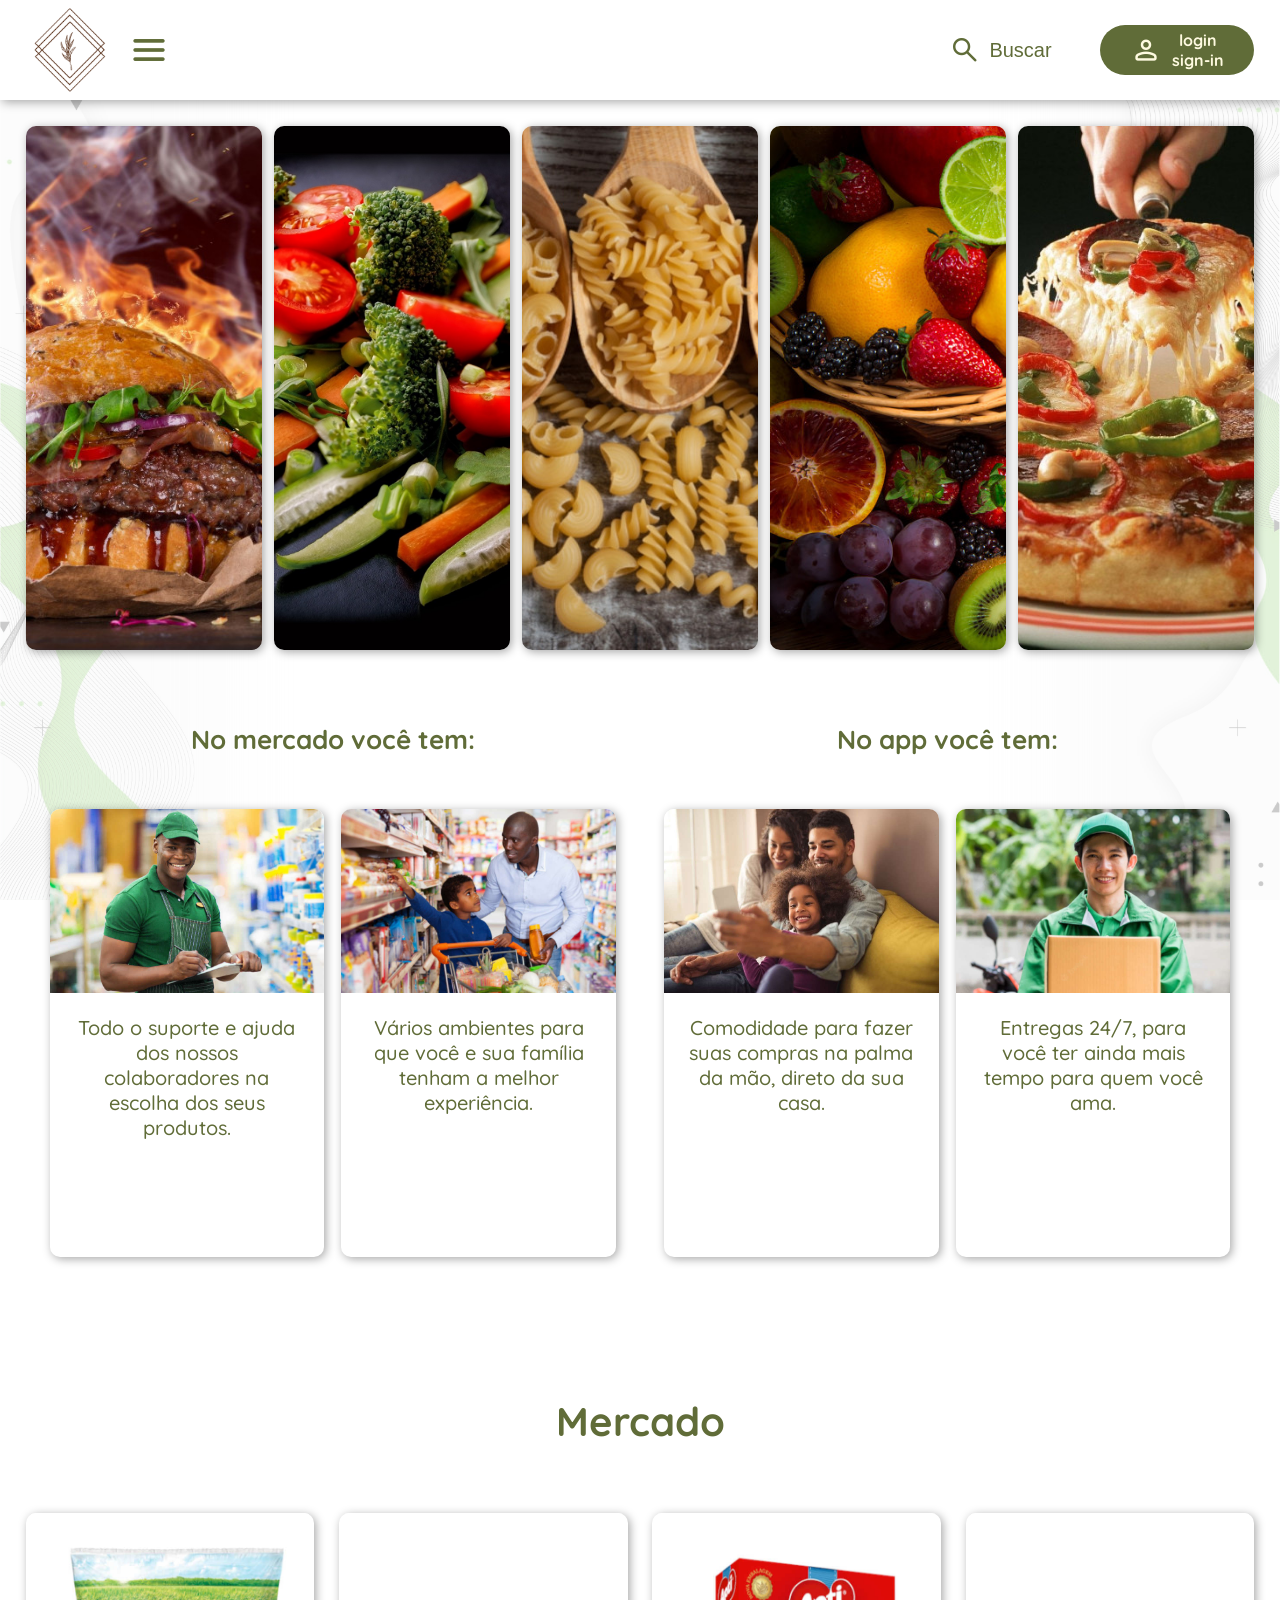
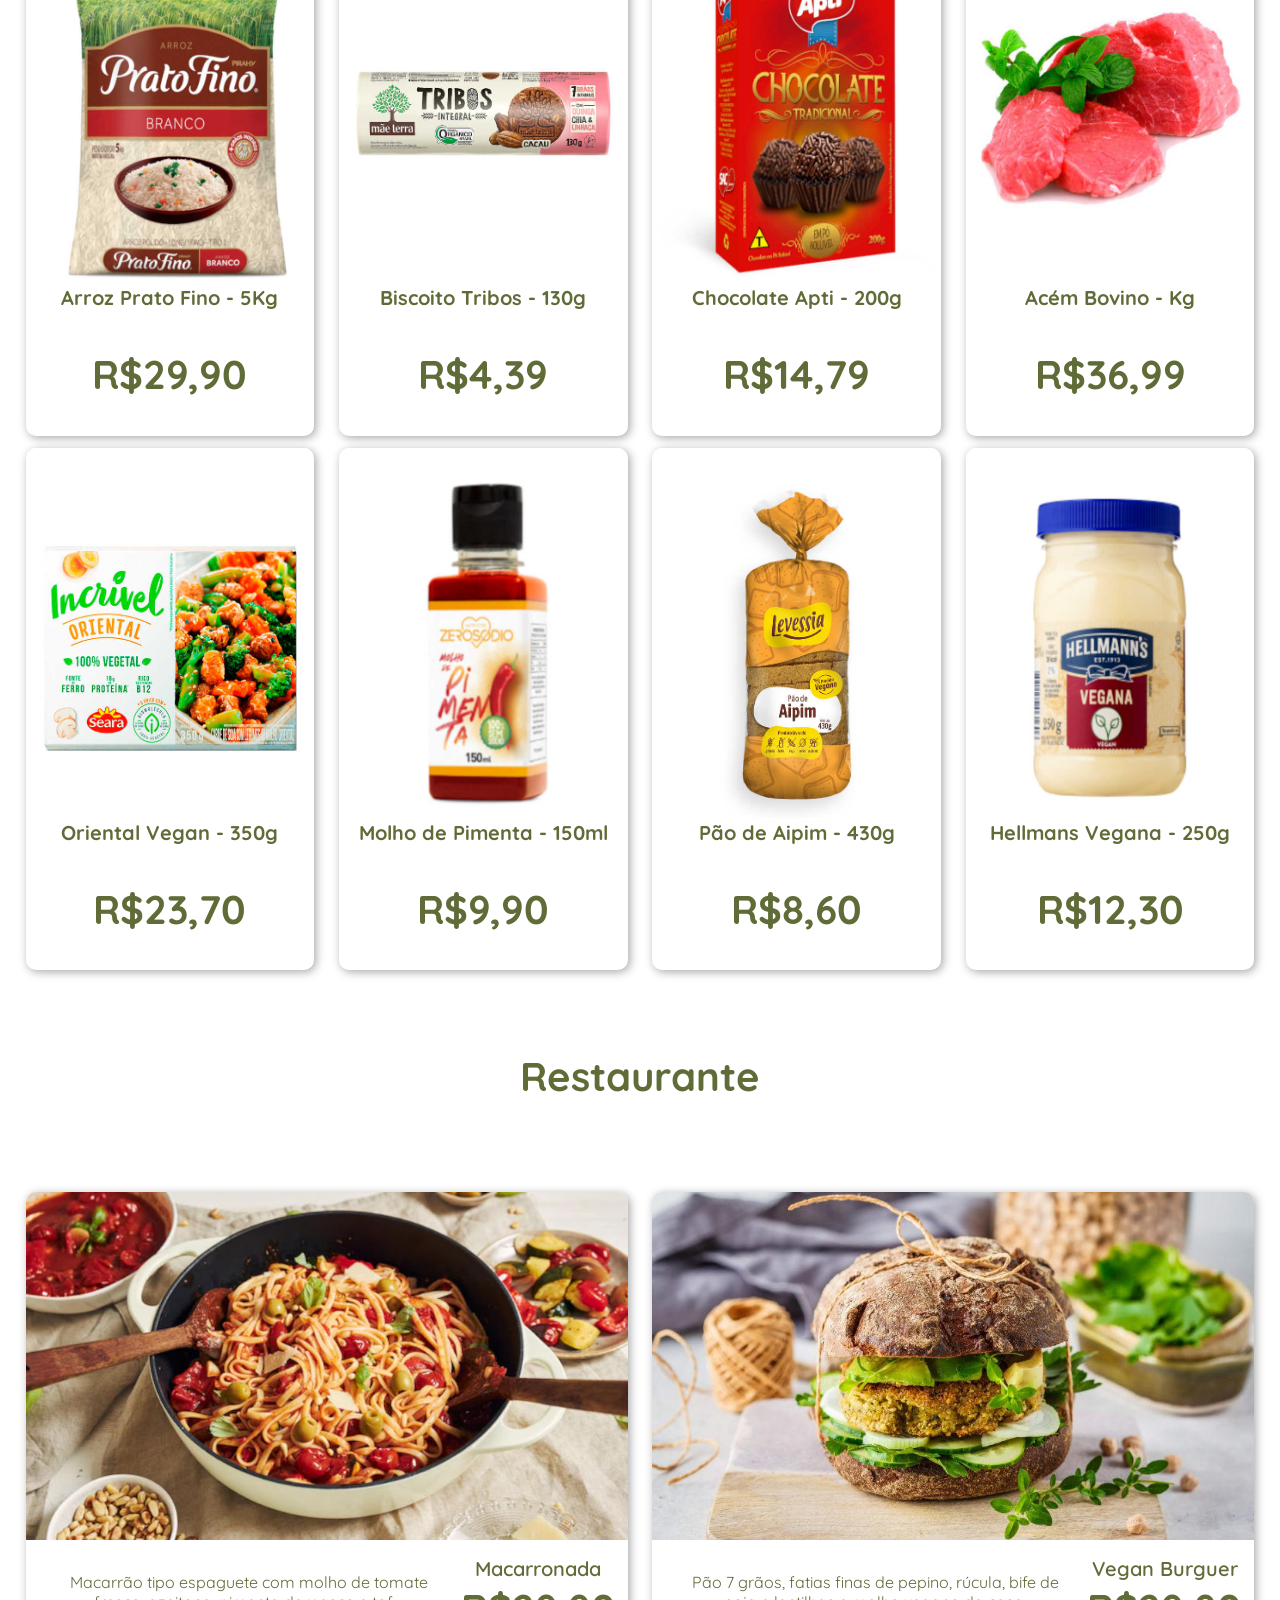
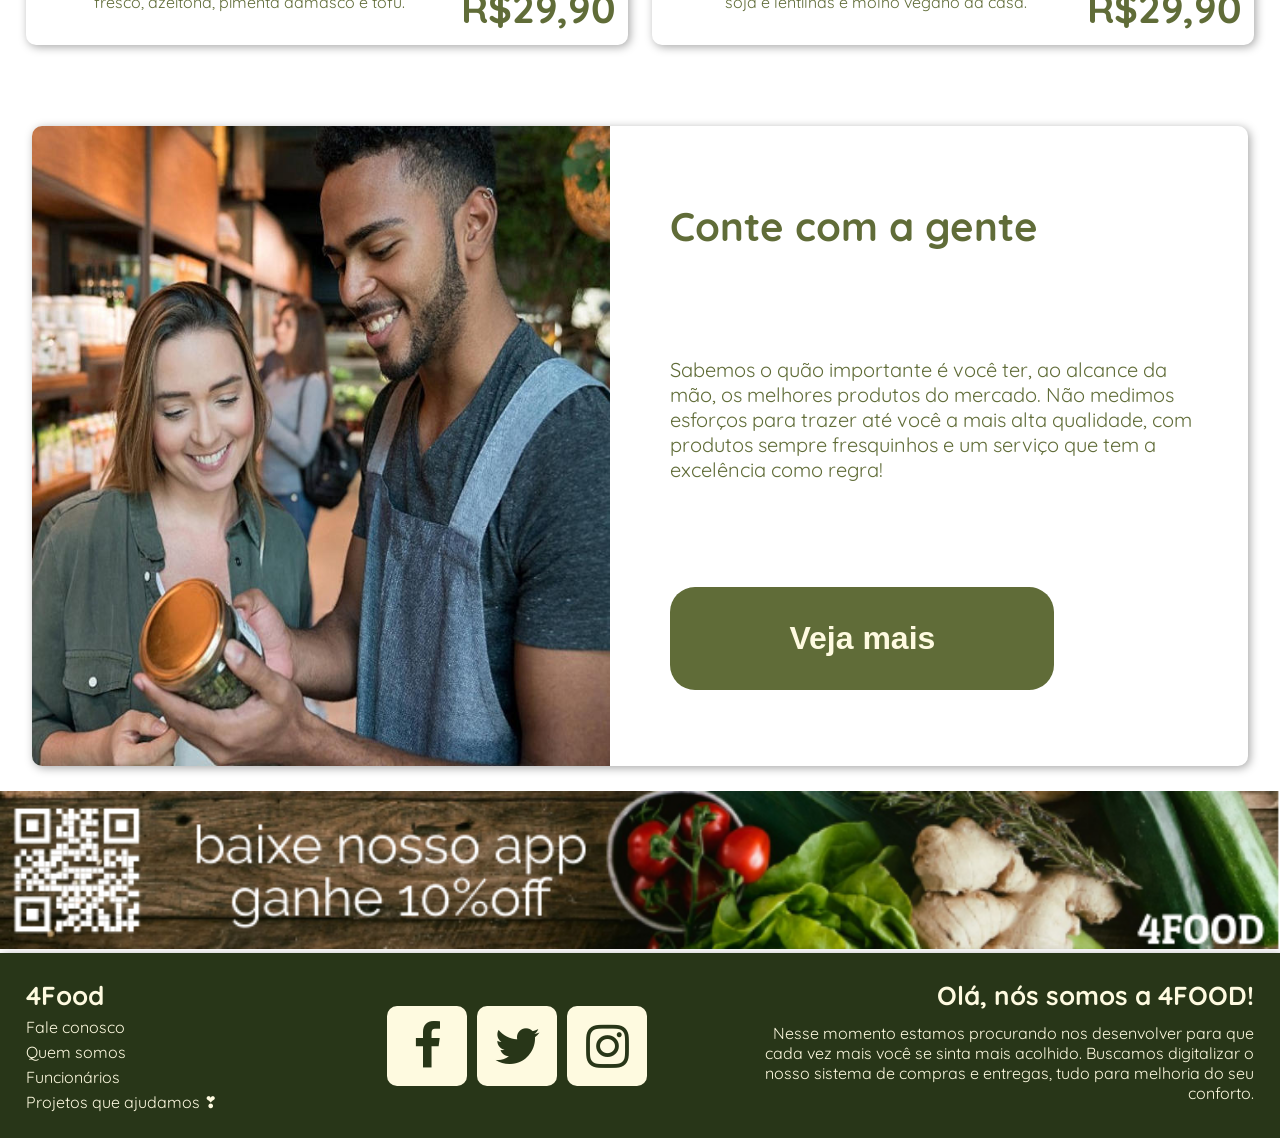
<file: Portfolio/projetos/restaurante/restaurante.html>
<!DOCTYPE html>
<html lang="pt-BR">
<head>
    <meta charset="UTF-8">
    <meta http-equiv="X-UA-Compatible" content="IE=edge">
    <meta name="viewport" content="width=device-width, initial-scale=1.0">

    <link rel="stylesheet" href="restaurante.css">

    <link rel="stylesheet" href="https://fonts.googleapis.com/css2?family=Material+Symbols+Rounded:opsz,wght,FILL,GRAD@20..48,100..700,0..1,-50..200" />
    
    <link rel="stylesheet" href="https://cdnjs.cloudflare.com/ajax/libs/font-awesome/4.7.0/css/font-awesome.min.css">

    <title> 4Food </title>
</head>
<body>
    <header>
        <nav>
            <a href="" id="logo">
                <img src="./img/cabecalho/4food.png" alt="logo do site">
            </a>
            
            <div id="category-container">
                <input type="checkbox" id="category-box">
                <label for="category-box">
                    <span class="material-symbols-rounded">menu</span>
                </label>

                <ul>
                    <li>Opção 1</li>
                    <li>Opção 2</li>
                    <li>Opção 3</li>
                    <li>Opção 4</li>
                    <li>Opção 5</li>
                </ul>
            </div>
        
            <div id="search-container">
                <div id="search-box">
                    <label for="search-icon">
                        <span class="material-symbols-rounded">search</span>
                    </label>
                    <input placeholder="Buscar" type="search" id="search-icon" name="search-icon">
                </div>
            </div>
            
            <div id="login-container">
                <span class="material-symbols-rounded">person_filled</span>

                <div>
                    <p>login</p>
                    <p>sign-in</p>
                </div>
            </div>
        </nav>
    </header>

    <main>
        <section id="background">
            <img src="./img/bg/1.png" alt="">
            <img src="./img/bg/2.png" alt="">
        </section>

        <section id="row-best-products">
            <div class="product">
                <img src="./img/primeira div/fotohamburgur.jpg" id="img1" alt="hamburguer"> 
            </div>
            <div class="product">
                <img src="./img/primeira div/verdura.jpg" id="img2" alt="pizza" > 
            </div>
            <div class="product">
                <img src="./img/primeira div/massas.jpg" id="img3" alt="massa"> 
            </div>
            <div class="product">
                <img src="./img/primeira div/frutas.jpg" id="img4" alt="mamao"> 
            </div>
            <div class="product">
                <img src="./img/primeira div/pizza1.jpg" id="img5" alt="verduras"> 
            </div>
        </section>

        <section id="row-benefits">
            <div class="container">
                <h1>No mercado você tem:</h1>

                <div class="card-box">
                    <div class="card">
                        <div>
                            <img src="./img/section-2/funcionario.jpg" alt="ferrero rocher">
                        </div>
                        
                        <p>Todo o suporte e ajuda dos nossos colaboradores na escolha dos seus produtos.</p>
                    </div>
    
                    <div class="card">
                        <div>
                            <img src="./img/section-2/familia.jpg" alt="ferrero rocher">
                        </div>

                        <p>Vários ambientes para que você e sua família tenham a melhor experiência.</p>
                    </div>
                </div>
            </div>

            <div class="container">
                <h1>No app você tem:</h1>

                <div class="card-box">
                    <div class="card">
                        <div>
                            <img src="./img/section-2/celular.jpg" alt="ferrero rocher">
                        </div>
                        
                        <p>Comodidade para fazer suas compras na palma da mão, direto da sua casa.</p>
                    </div>
    
                    <div class="card">
                        <div>
                            <img src="./img/section-2/entregador.jpg" alt="ferrero rocher">
                        </div>

                        <p>Entregas 24/7, para você ter ainda mais tempo para quem você ama.</p>
                    </div>
                </div>
            </div>
        </section>

        <section id="row-market">
            <h1>Mercado</h1>
            
            <div class="card-box">
                <div class="card">
                    <img src="./img/section-3/arroz.jpg" id="img1" alt="pacote de arroz">

                    <p>Arroz Prato Fino - 5Kg</p>

                    <h1>R$29,90</h1>
                </div>

                <div class="card">
                    <img src="./img/section-3/biscoito.jpg" id="img1" alt="pacote de biscoito amantegado">
                    
                    <p>Biscoito Tribos - 130g</p>

                    <h1>R$4,39</h1>
                </div>

                <div class="card">
                    <img src="./img/section-3/chocolate.jpg" id="img1" alt="barra de chocolate">
                    
                    <p>Chocolate Apti - 200g</p>

                    <h1>R$14,79</h1>
                </div>

                <div class="card">
                    <img src="./img/section-3/carne.jpg" id="img1" alt="peça de carne bovina">
                    
                    <p>Acém Bovino - Kg</p>

                    <h1>R$36,99</h1>
                </div>
            </div>
            <div class="card-box">
                <div class="card">
                    <img src="./img/section-3/carne-oriental.jpg" id="img1" alt="pacote de arroz">

                    <p>Oriental Vegan - 350g</p>

                    <h1>R$23,70</h1>
                </div>

                <div class="card">
                    <img src="./img/section-3/molho.jpg" id="img1" alt="pacote de biscoito amantegado">
                    
                    <p>Molho de Pimenta - 150ml</p>

                    <h1>R$9,90</h1>
                </div>

                <div class="card">
                    <img src="./img/section-3/pao.jpg" id="img1" alt="barra de chocolate">
                    
                    <p>Pão de Aipim - 430g</p>

                    <h1>R$8,60</h1>
                </div>

                <div class="card">
                    <img src="./img/section-3/maionese.jpg" id="img1" alt="peça de carne bovina">
                    
                    <p>Hellmans Vegana - 250g</p>

                    <h1>R$12,30</h1>
                </div>
            </div>
        </section>

        <div id="space-box">
            <br>
            <br>
            <br>
            <br>
            <br>
            <br>
            <br>
            <br>
            <br>
        </div>

        <section id="row-restaurant">
            <h1>Restaurante</h1>

            <div class="card-box">
                <div class="card">
                    <img src="./img/section-4/macarrao.jpg" id="img1" alt="pacote de biscoito amantegado">
                    
                    <div class="card-info">
                        <p>Macarrão tipo espaguete com molho de tomate fresco, azeitona, pimenta damasco e tofu.</p>
                        <div>
                            <p>Macarronada</p>

                            <h1>R$29,90</h1>
                        </div>
                    </div>
                </div> 
    
                <div class="card">
                    <img src="./img/section-4/hamburguer.jpg" id="img1" alt="pacote de biscoito amantegado">
                    
                    <div class="card-info">
                        <p>Pão 7 grãos, fatias finas de pepino, rúcula, bife de soja e lentilhas e molho vegano da casa.</p>
                        <div>
                            <p>Vegan Burguer</p>

                            <h1>R$29,90</h1>
                        </div>
                    </div>
                </div>                   
            </div>
        </section>

        <section id="row-message">
            <div id="image">                    
                <img src="./img/section-5/cliente1.jpg">
            </div>

            <div id="text">
                <h1>Conte com a gente</h1>
                <p>Sabemos o quão importante é você ter, ao alcance da mão, os melhores produtos do mercado. Não medimos esforços para trazer até você a mais alta qualidade, com produtos sempre fresquinhos e um serviço que tem a excelência como regra!</p> 
                <button>Veja mais</button>
            </div>
        </section>

        <section id="row-banner">
            <img src="./img/baixe o app/baixeapp.png" alt="vengetais">
        </section>
    </main>

    <footer>
        <section>
            <nav id="menu-links">
                <h1>4Food</h1>
    
                <a href="">
                    <p>Fale conosco</p>
                </a>
                <a href="">
                    <p>Quem somos</p>
                </a>
                <a href="">
                    <p>Funcionários</p>
                </a>
                <a href="">
                    <p>Projetos que ajudamos ❣</p>
                </a>
            </nav>
    
            <nav id="social-icons">
                <a target="_blank" href="https://www.facebook.com" class="fa fa-facebook"></a>
                <a target="_blank" href="https://www.twitter.com" class="fa fa-twitter"></a>
                <a target="_blank" href="https://www.instagram.com" class="fa fa-instagram"></a>
            </nav>
    
            <div id="institutional-text">
                <h1>Olá, nós somos a 4FOOD!</h1>
                <p>Nesse momento estamos procurando nos desenvolver para que cada vez mais você se sinta mais acolhido. Buscamos digitalizar o nosso sistema de compras e entregas, tudo para melhoria do seu conforto.</p>
            </div>
        </section>
    </footer>
</body>
</html>
</file>
<file: Portfolio/projetos/restaurante/restaurante.css>
@import url('https://fonts.googleapis.com/css2?family=Quicksand:wght@300;400;500;600;700&display=swap');

* {
    margin: 0;
    padding: 0;
    box-sizing: border-box;
    border: none transparent;
    outline: none;
    text-decoration: none;
    list-style: none;
}

:root {
    --cor-1: #606C38;
    --cor-2: #283618;
    --cor-3: #FEFAE0;

    --sombra-1: 2px 2px 10px rgba(0, 0, 0, 0.350);

    --texto-0: 40px;
    --texto-1: 32px;
    --texto-2: 26px;
    --texto-3: 20px;
    --texto-4: 16px;
            
    --cantos-botoes: 25px;
    --cantos-cards: 10px;

    --tempo-transicao: 0.5s;

    --espaco-1: 2%;
    --espaco-2: 1%;
}

body {
    font-family: 'Quicksand', sans-serif;
}

main #background {
    position: fixed;
    display: flex;
    justify-content: space-between;
    width: 100vw;
    height: 100vh;
    margin-top: -100px;
    height: fit-content;
    z-index: 1;
    opacity: 0.25;
}

main #background img {
    width: 30%;
    max-width: max-content;
    height: 100vh;
}

/*----------------------------------------------------------
------------------------------------------------------------
----------------------------------------------------------*/

/*CABEÇALHO - INÍCIO*/
header {
    position: fixed;
    z-index: 10;

    width: 100%;
    padding: 0 var(--espaco-1);
    top: 0;

    background-color: white;

    box-shadow: var(--sombra-1);
}

header nav {
    width: 100%;
    height: 100px;

    display: flex;
    align-items: center;
    justify-content: space-between;
}

header nav #logo img {
    display: block;
    height: 90px;
}

header nav #category-container {
    display: flex;
    text-align: center;
    align-items: center;
    justify-content: center;

    width: 40px;
    height: 60px;
    margin: 0 10px;
    padding: var(--espaco-1);
}

header nav #category-container span {
    display: flex;
    text-align: center;
    align-items: center;
    justify-content: center;
    
    height: 100%;

    font-size: var(--texto-0);
    font-weight: 600;

    color: var(--cor-1);
}

header nav #category-container #category-box {
    display: none;
}

header nav #category-container ul {
    display: block;

    opacity: 0;

    position: fixed;
    text-align: left;

    width: 100vw;
    height: 100vh;
    top: 100px;
    left: -100vw;
    padding: 0 80px;

    background-color: var(--cor-2);

    transition: all 0.3s;
}

header nav #category-container ul li {
    display: block;
    margin: 25px;

    font-size: var(--texto-2);

    color: var(--cor-3);
}

header nav #category-container #category-box:checked ~ ul {
    left: 0vw;

    opacity: 1;
}

header nav #search-container {
    display: flex;
    text-align: center;
    align-items: center;
    justify-content: right;

    width: 100%;
    height: 60px;
    margin: 0 10px;
}

header nav #search-container #search-box {
    display: flex;
    text-align: center;
    align-items: center;
    justify-content: center;

    width: 170px;
    height: 50px;
    padding: 5px 15px;

    border-radius: var(--cantos-botoes);

    transition: all var(--tempo-transicao);
}

header nav #search-container #search-box:hover {
    background-color: var(--cor-3);
}

header nav #search-container #search-box:focus-within {
    background-color: var(--cor-3);

    width: 100%;
}

header nav #search-container #search-box span {
    display: flex;
    text-align: center;
    align-items: center;
    justify-content: center;
    
    height: 100%;
    margin-left: 10px;

    font-size: var(--texto-1);

    color: var(--cor-1);
}

header nav #search-container #search-box input {
    width: 90px;
    height: 40px;
    padding-left: 8px;

    background-color: transparent;
    color: var(--cor-1);

    font-size: var(--texto-3);

    transition: all var(--tempo-transicao);
}

header nav #search-container #search-box input:focus {
    outline: none;

    width: 100%;
}

header nav #search-container #search-box input::placeholder {
    color: var(--cor-1);
}

header nav #login-container {
    display: flex;
    text-align: center;
    align-items: center;
    justify-content: center;

    width: 100%;
    height: 50px;
    max-width: max-content;
    padding: 5px 30px;

    border-radius: var(--cantos-botoes);
    
    background-color: var(--cor-1);
    color: var(--cor-3);

    transition: all var(--tempo-transicao);
}

header nav #login-container:hover {
    background-color: var(--cor-2);
}

header nav #login-container span {
    font-size: var(--texto-1);
}

header nav #login-container p {
    font-size: var(--texto-4);
    font-weight: bold;

    width: 100%;
    margin: 0 5px;
}
/*CABEÇALHO - FIM*/

/*----------------------------------------------------------
------------------------------------------------------------
----------------------------------------------------------*/

main {
    display: grid;
    justify-content: center;
    width: 100%;
    margin-top: 100px;
}

/*----------------------------------------------------------
------------------------------------------------------------
----------------------------------------------------------*/

/*SECTION 1 - CARDS COM OS MELHORES PRODUTOS*/
main #row-best-products {
    display: grid;
    grid-template-columns: 1fr 1fr 1fr 1fr 1fr;
    column-gap: 1%;
    text-align: center;
    align-items: center;
    justify-content: center;

    width: 100%;
    height: 45vw;
    padding: var(--espaco-1);

    z-index: 2;
}

main #row-best-products .product {
    overflow: hidden;

    width: 100%;
    height: 100%;

    transition: all var(--tempo-transicao);

    border-radius: var(--cantos-cards);

    box-shadow: var(--sombra-1);
}

main #row-best-products .product:hover {
    transform: scale(1.05);
}

main #row-best-products .product img {
    height: 100%;

    transition: all 0.5s;
}

main #row-best-products .product img:hover {
    transform: scale(1.1);
}

/*----------------------------------------------------------
------------------------------------------------------------
----------------------------------------------------------*/

/*SECTION 2 - 2 CAIXAS COM 4 OPÇÕES DE CARDS EM CADA*/
main #row-benefits {
    display: grid;
    grid-template-columns: 1fr 1fr;

    width: 100%;
    height: 50vw;
    padding: var(--espaco-1);

    z-index: 2;
}

main #row-benefits .container {
    display: grid;
    align-items: center;
    text-align: center;
    justify-content: center;

    width: 100%;
    height: 100%;
    padding: var(--espaco-1);
}


main #row-benefits .container h1 {
    font-size: var(--texto-2);

    margin-bottom: 4%;

    color: var(--cor-1);
}

main #row-benefits .container .card-box {
    display: grid;
    grid-template-columns: 1fr 1fr;
    column-gap: 3%;
    text-align: center;
    align-items: center;
    justify-content: center;

    width: 100%;
    height: 100%;
    padding: var(--espaco-1);
}

main #row-benefits .container .card-box .card {
    display: block;
    text-align: center;
    align-items: center;
    justify-content: center;

    width: 100%;
    height: 35vw;

    box-shadow: var(--sombra-1);

    border-radius: var(--cantos-cards);

    overflow: hidden;

    background-color: white;
}

main #row-benefits .container .card-box .card img {
    display: grid;
    text-align: center;
    align-items: center;
    justify-content: center;

    width: 100%;
    height: 100%;
}

main #row-benefits .container .card-box .card p {
    padding: 8%;

    font-size: var(--texto-3);
    font-weight: 500;

    color: var(--cor-1);
}

/*----------------------------------------------------------
------------------------------------------------------------
----------------------------------------------------------*/

/*SECTION 3 - MERCADO*/
main #row-market {
    display: grid;
    row-gap: 1%;
    text-align: center;
    align-items: center;
    justify-content: center;

    width: 100%;
    height: 100vw;
    padding: var(--espaco-1);

    z-index: 2;
}

main #row-market h1 {
    font-size: var(--texto-0);

    color: var(--cor-1);
}

main #row-market .card-box {
    display: grid;
    grid-template-columns: 1fr 1fr 1fr 1fr;
    column-gap: 2%;

    height: 100%;
}

main #row-market .card-box .card {
    display: grid;
    text-align: center;

    justify-content: center;

    box-shadow: var(--sombra-1);

    border-radius: var(--cantos-cards);

    overflow: hidden;

    height: 100%;
    padding: 0 2%;

    background-color: white;
}

main #row-market .card-box .card p {
    font-size: var(--texto-3);
    font-weight: bold;
    text-align: center;

    margin-top: -10%;

    color: var(--cor-1);
}

main #row-market .card-box .card h1 {
    font-size: var(--texto-0);
    text-align: center;
}

main #row-market .card-box .card img {
    width: 100%;
    height: 100%;
}

/*----------------------------------------------------------
------------------------------------------------------------
----------------------------------------------------------*/

main #space-box {
    display: none;
    z-index: 2;
}

/*----------------------------------------------------------
------------------------------------------------------------
----------------------------------------------------------*/

/*SECTION 4 - RESTAURANTE*/
main #row-restaurant {
    display: grid;
    row-gap: 5%;
    text-align: center;
    align-items: center;
    justify-content: center;

    width: 100%;
    height: 55vw;
    padding: 2%;

    z-index: 2;
}

main #row-restaurant h1 {
    font-size: var(--texto-0);

    color: var(--cor-1);
}

main #row-restaurant .card-box {
    display: grid;
    grid-template-columns: 1fr 1fr;
    column-gap: 2%;
}

main #row-restaurant .card-box .card {
    display: grid;
    text-align: right;
    align-items: center;
    justify-content: center;

    box-shadow: var(--sombra-1);

    border-radius: var(--cantos-cards);

    overflow: hidden;

    background-color: white;
}

main #row-restaurant .card-box .card img {
    width: 100%;
    height: 100%;
}

main #row-restaurant .card-box .card .card-info {
    display: flex;
    justify-content: space-around;
    align-items: center;

    padding: 2%;
}

main #row-restaurant .card-box .card .card-info p {
    font-size: var(--texto-4);
    text-align: center;

    padding: 2% 4%;

    color: var(--cor-1);
}

main #row-restaurant .card-box .card .card-info div p {
    font-size: var(--texto-3);
    font-weight: 600;
    margin-top: 2%;
    padding: 1%;
}

main #row-restaurant .card-box .card h1 {
    font-size: var(--texto-0);
}

/*----------------------------------------------------------
------------------------------------------------------------
----------------------------------------------------------*/

/*SECTION 5 - VANTAGENS*/
main #row-message {
    display: grid;
    grid-template-columns: 1fr 1fr;
    column-gap: 5%;

    width: 95%;
    height: 50vw;
    margin: 2% auto;

    border-radius: var(--cantos-cards);

    box-shadow: var(--sombra-1);

    overflow: hidden;

    background-color: white;

    z-index: 2;
}

main #row-message #image {
    height: 100%;
}

main #row-message #image img {
    width: 100%;
    height: 100%;
}

main #row-message #text {
    display: grid;
    align-items: center;

    padding-top: 4%;
    padding-bottom: 4%;
    padding-right: 8%;
}

main #row-message #text h1 {
    font-size: var(--texto-0);

    color: var(--cor-1);
}

main #row-message #text p {
    font-size: var(--texto-3);

    color: var(--cor-1);
}

main #row-message #text button {
    font-size: var(--texto-1);
    font-weight: bold;

    width: 30vw;
    height: 8vw;
    padding: 0 10%;

    border-radius: var(--cantos-botoes);

    background-color: var(--cor-1);
    color: var(--cor-3);

    transition: all var(--tempo-transicao);
}

main #row-message #text button:hover {
    background-color: var(--cor-2);
}

/* começo baixe o app */

main #row-banner {
    width: 100%;

    overflow: hidden;

    z-index: 2;
}

main #row-banner img {
    width: 100%;
}
/* fim baixe o app */

/*----------------------------------------------------------
------------------------------------------------------------
----------------------------------------------------------*/

/* rodape */
footer {
    position: relative;

    display: flex;
    justify-content: center;

    box-shadow: var(--sombra-1);

    background-color: var(--cor-2);

    z-index: 2;
}

footer section {
    display: grid;
    grid-template-columns: 1fr 2fr 2fr;

    padding: 2%;

    background-color: transparent;
}

footer section #menu-links {
    display: grid;
    row-gap: 5px;
    text-align: left;
}

footer section #menu-links h1 {
    color: var(--cor-3);

    font-size: var(--texto-2);
}

footer section #menu-links a {
    color: var(--cor-3);

    font-size: var(--texto-4);
}

footer section #social-icons {
    display: flex;
    text-align: center;
    align-items: center;
    justify-content: center;
}

footer section #social-icons a {
    display: grid;
    text-align: center;
    align-items: center;
    justify-content: center;

    width: 80px;
    height: 80px;
    margin: 0 5px;

    font-size: 50px;
    
    background-color: var(--cor-3);
    color: var(--cor-2);

    border-radius: var(--cantos-cards);
}

footer section #institutional-text {
    display: grid;
    row-gap: 2%;
    
    text-align: right;

    color: var(--cor-3);
}

footer section #institutional-text h1 {
    color: var(--cor-3);

    font-size: var(--texto-2);
}

footer section #institutional-text p {
    font-size: var(--texto-4);
}

/*----------------------------------------------------------
------------------------------------------------------------
----------------------------------------------------------*/

@media (min-width:1366px) {
    header {
        padding: 0;        
        display: flex;
        justify-content: center;
    }

    header nav {
        width: 1366px;        
        padding: 0 15px;
    }

    /*----------------------------------------------------------
    ----------------------------------------------------------*/
    
    /*SECTION 1 - CARDS COM OS MELHORES PRODUTOS*/
    main #row-best-products {
        width: 1366px;
        height: 614px;
        padding: 25px;
    }
    
    /*----------------------------------------------------------
    ----------------------------------------------------------*/

    /*SECTION 2 - 2 CAIXAS COM 4 OPÇÕES DE CARDS EM CADA*/
    main #row-benefits {   
        width: 1366px;
        height: 546px;
        padding: 25px;
    }
    
    main #row-benefits .container {
        padding: 25px;
    }    
    
    main #row-benefits .container h1 {
        margin-bottom: 20px;
    }
    
    main #row-benefits .container .card-box {
        column-gap: 15px;
    
        padding: 10px;
    }
    
    main #row-benefits .container .card-box .card {
        height: 410px;
    }
    
    main #row-benefits .container .card-box .card p {
        padding: 20px;
    
        font-size: 25px;
    }
    
    /*----------------------------------------------------------
    ----------------------------------------------------------*/
    
    /*SECTION 3 - MERCADO*/
    main #row-market {    
        width: 1366px;
        height: 1161px;
        padding: 25px;
    }
    
    main #row-market h1 {  
        padding-left: 30px;
    }
    
    main #row-market .card-box {
        height: 410px;
    }
    
    main #row-market .card-box .card p {
        margin-top: -25px;
    }
    
    main #row-market .card-box .card h1 { 
        margin-top: -25px;
        padding-left: 0;
    }
    
    main #row-market .card-box .card img {
        width: 100%;
        height: 80%;
    }
    
    /*----------------------------------------------------------
    ----------------------------------------------------------*/
    
    /*SECTION 4 - RESTAURANTE*/
    main #row-restaurant {
        row-gap: 15px;
        width: 1366px;
        height: 615px;
        padding: 25px;
    }

    main #row-restaurant .card-box {
        column-gap: 25px;
    }
    
    main #row-restaurant .card-box .card .card-info {    
        padding: 15px;
    }
    
    main #row-restaurant .card-box .card .card-info div p {
        margin-top: 0;
    }
   
    /*----------------------------------------------------------
    ----------------------------------------------------------*/
    
    /*SECTION 5 - VANTAGENS*/
    main #row-message {
        column-gap: 50px;
    
        width: 1298px;
        height: 683px;
        margin: 30px auto;
    }
       
    main #row-message #text button {
        font-size: var(--texto-1);
        font-weight: bold;
    
        width: 560px;
        height: 110px;
        padding: 0 50px;
    }
    
    /*----------------------------------------------------------
    ----------------------------------------------------------*/

    main #row-banner {
        width: 100%;
    
        border-radius: var(--cantos-cards);
    
        overflow: hidden;
    }

    /*----------------------------------------------------------
    ----------------------------------------------------------*/
    
    /* rodape */
    footer section{  
        width: 1366px; 
        padding: 25px;
    }
    
    footer section #institutional-text {
        row-gap: 5px;
    }
}

@media (min-width:640px) and (max-width:839px) {
    /*CABEÇALHO - INÍCIO*/
    header nav {
        height: 75px;
    }

    header nav #logo img {
        height: 65px;
    }

    header nav #category-container {
        width: 35px;
    }

    header nav #category-container span {       
        font-size: var(--texto-0);
    }

    header nav #category-container ul {
        top: 75px;
    }

    header nav #login-container {
        padding: 5px 15px;
    }

    header nav #login-container span {
        font-size: var(--texto-1);
    }

    header nav #login-container p {
        display: none;
    }

    /*----------------------------------------------------------
    ----------------------------------------------------------*/

    main #row-benefits .container h1 {
        font-size: var(--texto-3);
    }

    main #row-benefits .container .card-box .card p {
        padding: 5%;
        font-size: var(--texto-4);
    }

    /*----------------------------------------------------------
    ----------------------------------------------------------*/

    /*SECTION 3 - MERCADO*/
    main #row-market h1 {
        font-size: var(--texto-0);
    }

    main #row-market .card-box .card p {
        font-size: var(--texto-4);

        margin-top: -10%;
    }

    main #row-market .card-box .card h1 {
        font-size: var(--texto-1);
    }

    /*----------------------------------------------------------
    ----------------------------------------------------------*/

    /*SECTION 4 - RESTAURANTE*/
    main #row-restaurant {
        height: 60vw;
    }

    main #row-restaurant h1 {
        font-size: var(--texto-0);
    }

    main #row-restaurant .card-box .card .card-info p {
        font-size: 14px;

        padding: 2%;
    }

    main #row-restaurant .card-box .card .card-info div p {
        font-size: var(--texto-4);
    }

    main #row-restaurant .card-box .card h1 {
        font-size: var(--texto-1);
    }

    /*----------------------------------------------------------
    ----------------------------------------------------------*/

    /*SECTION 5 - VANTAGENS*/
    main #row-message #text {
        padding-top: 2%;
        padding-bottom: 2%;
        padding-right: 4%;
    }

    main #row-message #text h1 {
        font-size: var(--texto-1);
    }

    main #row-message #text p {
        font-size: 15px;
    }

    main #row-message #text button {
        font-size: var(--texto-2);
    }

    /*----------------------------------------------------------
    ----------------------------------------------------------*/

    /* rodape */
    footer section {
        display: flex;
        flex-wrap: wrap;
        text-align: center;
        align-items: center;
        justify-content: space-between;

        padding: 3%;
    }

    footer section #institutional-text {
        text-align: center;
        align-items: center;
        margin-top: 5%;
        padding-top: 2%;
        border-top: solid var(--cor-3);
    }
}

@media (min-width:430px) and (max-width:639px) {
    /*CABEÇALHO - INÍCIO*/
    header {
        width: 100%;
        padding: 0 5px;
        top: 0;
    }
    
    header nav {
        width: 100%;
        height: 75px;
        align-items: center;
        justify-content: space-between;
    }
    
    header nav #logo img {
        height: 65px;
    }
    
    header nav #category-container {
        width: fit-content;
        margin: 0;
        padding: 0;
    }
    
    header nav #category-container span {  
        font-size: var(--texto-1);
    }
    
    header nav #category-container ul {
        top: 75px;
    }

    header nav #search-container {    
        transition: all 0s;  
    }

    header nav #search-container:focus-within {
        background-color: white;
        height: 100%;
        margin: 0;
        position: absolute;
    }
    
    header nav #search-container #search-box {    
        width: fit-content;
        padding: 0;  
        transition: all 0s;  
    }
    
    header nav #search-container #search-box span {            
        margin-left: 0;
    }
    
    header nav #search-container #search-box input {   
        transition: all 0s;
    }
    
    header nav #login-container {
        padding: 5px 15px;    
        transition: all 0s;
    }

    header nav #login-container p {
        display: none;
    }
        
    /*----------------------------------------------------------
    ----------------------------------------------------------*/

    main {
        margin-top: 75px;
    }

    /*----------------------------------------------------------
    ----------------------------------------------------------*/

    /*SECTION 1 - CARDS COM OS MELHORES PRODUTOS*/
    main #row-best-products {
        display: flex;
        flex-wrap: wrap;
        column-gap: 3%;
        width: 100%;
        height: fit-content;
    }

    main #row-best-products .product {
        overflow: hidden;
        margin: 1% 0;
        width: 14vh;
        height: 24vh;
    }

    main #row-best-products .product img {
        width: 100%;
        height: 100%;
    }

    /*----------------------------------------------------------
    ----------------------------------------------------------*/

    /*SECTION 2 - 2 CAIXAS COM 4 OPÇÕES DE CARDS EM CADA*/
    main #row-benefits {
        display: flex;
        flex-wrap: wrap;
        height: fit-content;
        padding: 0 1%;
    }

    main #row-benefits .container h1 {
        font-size: var(--texto-3);
    }

    main #row-benefits .container .card-box {        
        padding: 0;
    }

    main #row-benefits .container .card-box .card {
        width: 100%;
        height: 100%;
        overflow: hidden;
    }

    main #row-benefits .container .card-box .card p {
        font-size: var(--texto-4);
        font-weight: 500;
    }

    /*----------------------------------------------------------
    ----------------------------------------------------------*/

    /*SECTION 3 - MERCADO*/
    main #row-market {
        display: grid;
        row-gap: 2%;
        text-align: center;
        align-items: center;
        justify-content: center;

        width: 100%;
        height: 110%;
    }

    main #row-market h1 {
        font-size: var(--texto-0);

        margin-bottom: -30px;
    }

    main #row-market .card-box {
        display: grid;
        grid-template-columns: 1fr 1fr;
        column-gap: 2%;
        row-gap: 2%;
    }

    main #row-market .card-box .card {
        display: grid;
        text-align: center;

        justify-content: center;

        box-shadow: var(--sombra-1);

        border-radius: var(--cantos-cards);

        overflow: hidden;

        height: 100%;
        padding: 0 2%;
        padding-bottom: 5%;
    }

    main #row-market .card-box .card h1 {
        margin-bottom: 0;
    }

    main #row-market .card-box .card img {
        width: 90%;
        height: 100%;
    }

    /*----------------------------------------------------------
    ------------------------------------------------------------
    ----------------------------------------------------------*/

    main #space-box {
        display: block;
    }

    /*----------------------------------------------------------
    ------------------------------------------------------------
    ----------------------------------------------------------*/

    /*SECTION 4 - RESTAURANTE*/
    main #row-restaurant {
        display: inline-block;
        height: 100%;
    }

    main #row-restaurant .card-box {
        display: grid;
        grid-template-columns: 1fr;
        row-gap: 2%;
    }

    main #row-restaurant .card-box .card {
        display: grid;
    }

    main #row-restaurant .card-box .card .card-info {
        display: flex;
        padding-bottom: 5%;
        padding-right: 5%;
    }

    /*----------------------------------------------------------
    ----------------------------------------------------------*/

    /*SECTION 5 - VANTAGENS*/
    main #row-message #text {
        padding-top: 2%;
        padding-bottom: 2%;
        padding-right: 4%;
    }

    main #row-message #text h1 {
        font-size: var(--texto-3);
    }

    main #row-message #text p {
        font-size: 12px;
    }

    main #row-message #text button {
        font-size: var(--texto-3);
    }

    /*----------------------------------------------------------
    ----------------------------------------------------------*/

    /* rodape */
    footer section {
        display: flex;
        flex-wrap: wrap;
        text-align: center;
        align-items: center;
        justify-content: space-between;

        padding: 5%;
    }

    footer section #social-icons {
        width: fit-content;
        display: grid;
        row-gap: 5%;
    }

    footer section #social-icons a {
        width: 45px;
        height: 45px;
        font-size: var(--texto-2);
    }

    footer section #institutional-text {
        text-align: center;
        align-items: center;
        margin-top: 10%;
        padding-top: 2%;
        border-top: solid var(--cor-3);
    }
}

@media (min-width:0px) and (max-width:429px) {
    /*CABEÇALHO - INÍCIO*/
    header {
        padding: 0 5px;
    }
    
    header nav {
        height: 75px;
        justify-content: space-between;
    }
    
    header nav #logo img {
        height: 65px;
    }
    
    header nav #category-container {
        width: fit-content;
        margin: 0;
        padding: 0;
    }
    
    header nav #category-container span {  
        font-size: var(--texto-1);
    }
    
    header nav #category-container ul {
        top: 75px;
    }

    header nav #search-container:focus-within {
        background-color: white;
        height: 100%;
        margin: 0;
        padding: 0 5%;
        position: absolute;
    }
    
    header nav #search-container #search-box {    
        width: fit-content;
        padding: 0;  
        transition: all 0s;  
    }
    
    header nav #search-container #search-box span {            
        margin-left: 0;
    }
    
    header nav #search-container #search-box input {   
        transition: all 0s;
    }
    
    header nav #login-container {
        padding: 5px 15px;    
        transition: all 0s;
    }

    header nav #login-container p {
        display: none;
    }
        
    /*----------------------------------------------------------
    ----------------------------------------------------------*/

    main {
        margin-top: 75px;
    }

    /*----------------------------------------------------------
    ----------------------------------------------------------*/

    /*SECTION 1 - CARDS COM OS MELHORES PRODUTOS*/
    main #row-best-products {
        display: flex;
        flex-wrap: wrap;
        column-gap: 3%;
        width: 100%;
        height: fit-content;
    }

    main #row-best-products .product {
        overflow: hidden;
        margin: 1% 0;
        width: 14vh;
        height: 24vh;
    }

    main #row-best-products .product img {
        width: 100%;
        height: 100%;
    }

    /*----------------------------------------------------------
    ----------------------------------------------------------*/

    /*SECTION 2 - 2 CAIXAS COM 4 OPÇÕES DE CARDS EM CADA*/
    main #row-benefits {
        display: flex;
        flex-wrap: wrap;
        height: fit-content;
        padding: 0 1%;
    }

    main #row-benefits .container h1 {
        font-size: var(--texto-3);
    }

    main #row-benefits .container .card-box {        
        padding: 0;
    }

    main #row-benefits .container .card-box .card {
        width: 100%;
        height: 100%;
        overflow: hidden;
    }

    main #row-benefits .container .card-box .card p {
        font-size: var(--texto-4);
        font-weight: 500;
    }

    /*----------------------------------------------------------
    ----------------------------------------------------------*/

    /*SECTION 3 - MERCADO*/
    main #row-market {
        display: grid;
        row-gap: 2%;
        text-align: center;
        align-items: center;
        justify-content: center;

        width: 100%;
        height: 110%;
    }

    main #row-market h1 {
        font-size: var(--texto-0);

        margin-bottom: -20px;
    }

    main #row-market .card-box {
        display: grid;
        grid-template-columns: 1fr 1fr;
        column-gap: 2%;
        row-gap: 2%;
    }

    main #row-market .card-box .card {
        display: grid;
        text-align: center;

        justify-content: center;

        box-shadow: var(--sombra-1);

        border-radius: var(--cantos-cards);

        overflow: hidden;

        height: 100%;
        padding: 0 2%;
        padding-bottom: 5%;
    }

    main #row-market .card-box .card h1 {
        margin-bottom: 0;
        font-size: 34px;
    }

    main #row-market .card-box .card img {
        width: 90%;
        height: 100%;
    }
    
    /*----------------------------------------------------------
    ----------------------------------------------------------*/

    main #space-box {
        display: block;
    }

    /*----------------------------------------------------------
    ----------------------------------------------------------*/

    /*SECTION 4 - RESTAURANTE*/
    main #row-restaurant {
        display: inline-block;
        height: 100%;
    }

    main #row-restaurant .card-box {
        display: grid;
        grid-template-columns: 1fr;
        row-gap: 2%;
    }

    main #row-restaurant .card-box .card {
        display: grid;
    }

    main #row-restaurant .card-box .card .card-info {
        display: grid;
        text-align: center;
        padding-bottom: 5%;
    }

    /*----------------------------------------------------------
    ----------------------------------------------------------*/

    /*SECTION 5 - VANTAGENS*/
    main #row-message {
        display: grid;
        grid-template-columns: 1fr;
        height: fit-content;
        text-align: center;
    }

    main #row-message #text {
        padding: 2%;
        row-gap: 2%;
    }

    main #row-message #text h1 {
        font-size: var(--texto-3);
    }

    main #row-message #text p {
        font-size: 12px;
    }

    main #row-message #text button {
        width: 100%;
        font-size: var(--texto-4);
        margin-bottom: 5px;
    }

    /*----------------------------------------------------------
    ----------------------------------------------------------*/

    /* rodape */
    footer section {
        display: flex;
        flex-wrap: wrap;
        text-align: center;
        align-items: center;
        justify-content: space-between;

        padding: 5%;
    }

    footer section #social-icons {
        width: fit-content;
        display: grid;
        row-gap: 5%;
    }

    footer section #social-icons a {
        width: 45px;
        height: 45px;
        font-size: var(--texto-2);
    }

    footer section #institutional-text {
        text-align: center;
        align-items: center;
        margin-top: 10%;
        padding-top: 2%;
        border-top: solid var(--cor-3);
    }
}
</file>
